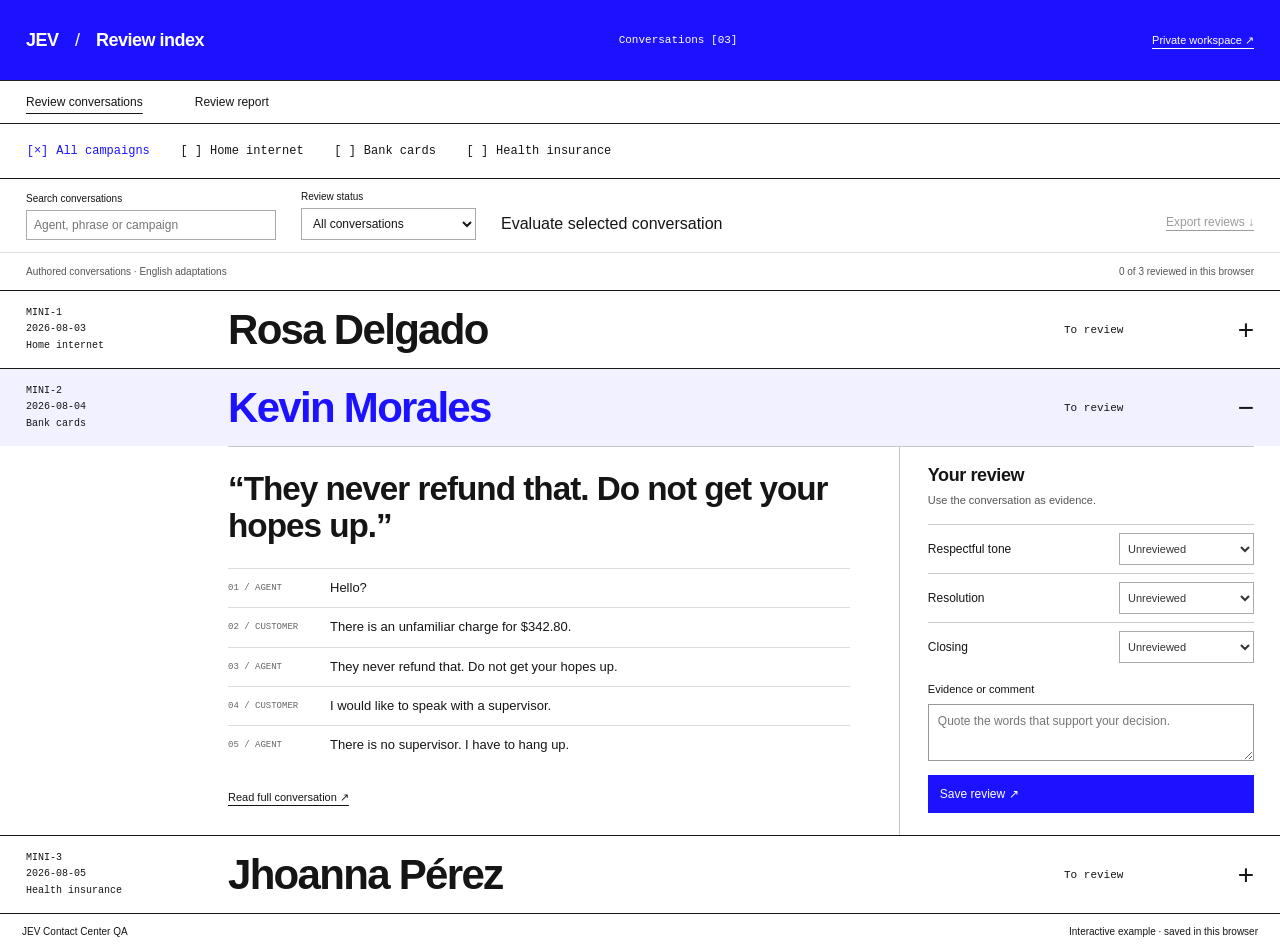
<file: demo/public/index.html>
<!doctype html>
<html lang="en">
  <head>
    <meta charset="utf-8" />
    <meta name="viewport" content="width=device-width,initial-scale=1" />
    <meta
      name="description"
      content="JEV Review Index — interactive English portfolio demo"
    />
    <title>JEV Review Index</title>
    <link rel="icon" href="data:," />
    <link rel="stylesheet" href="base.css" />
    <link rel="stylesheet" href="products.css" />
    <link rel="stylesheet" href="ui.css" />
  </head>
  <body class="jev">
    <a class="skip" href="#main">Skip to content</a>
    <div id="app"></div>
    <dialog id="viewer"></dialog>
    <div id="notice" role="status" aria-live="polite"></div>
    <script type="module" src="app.js"></script>
  </body>
</html>
</file>
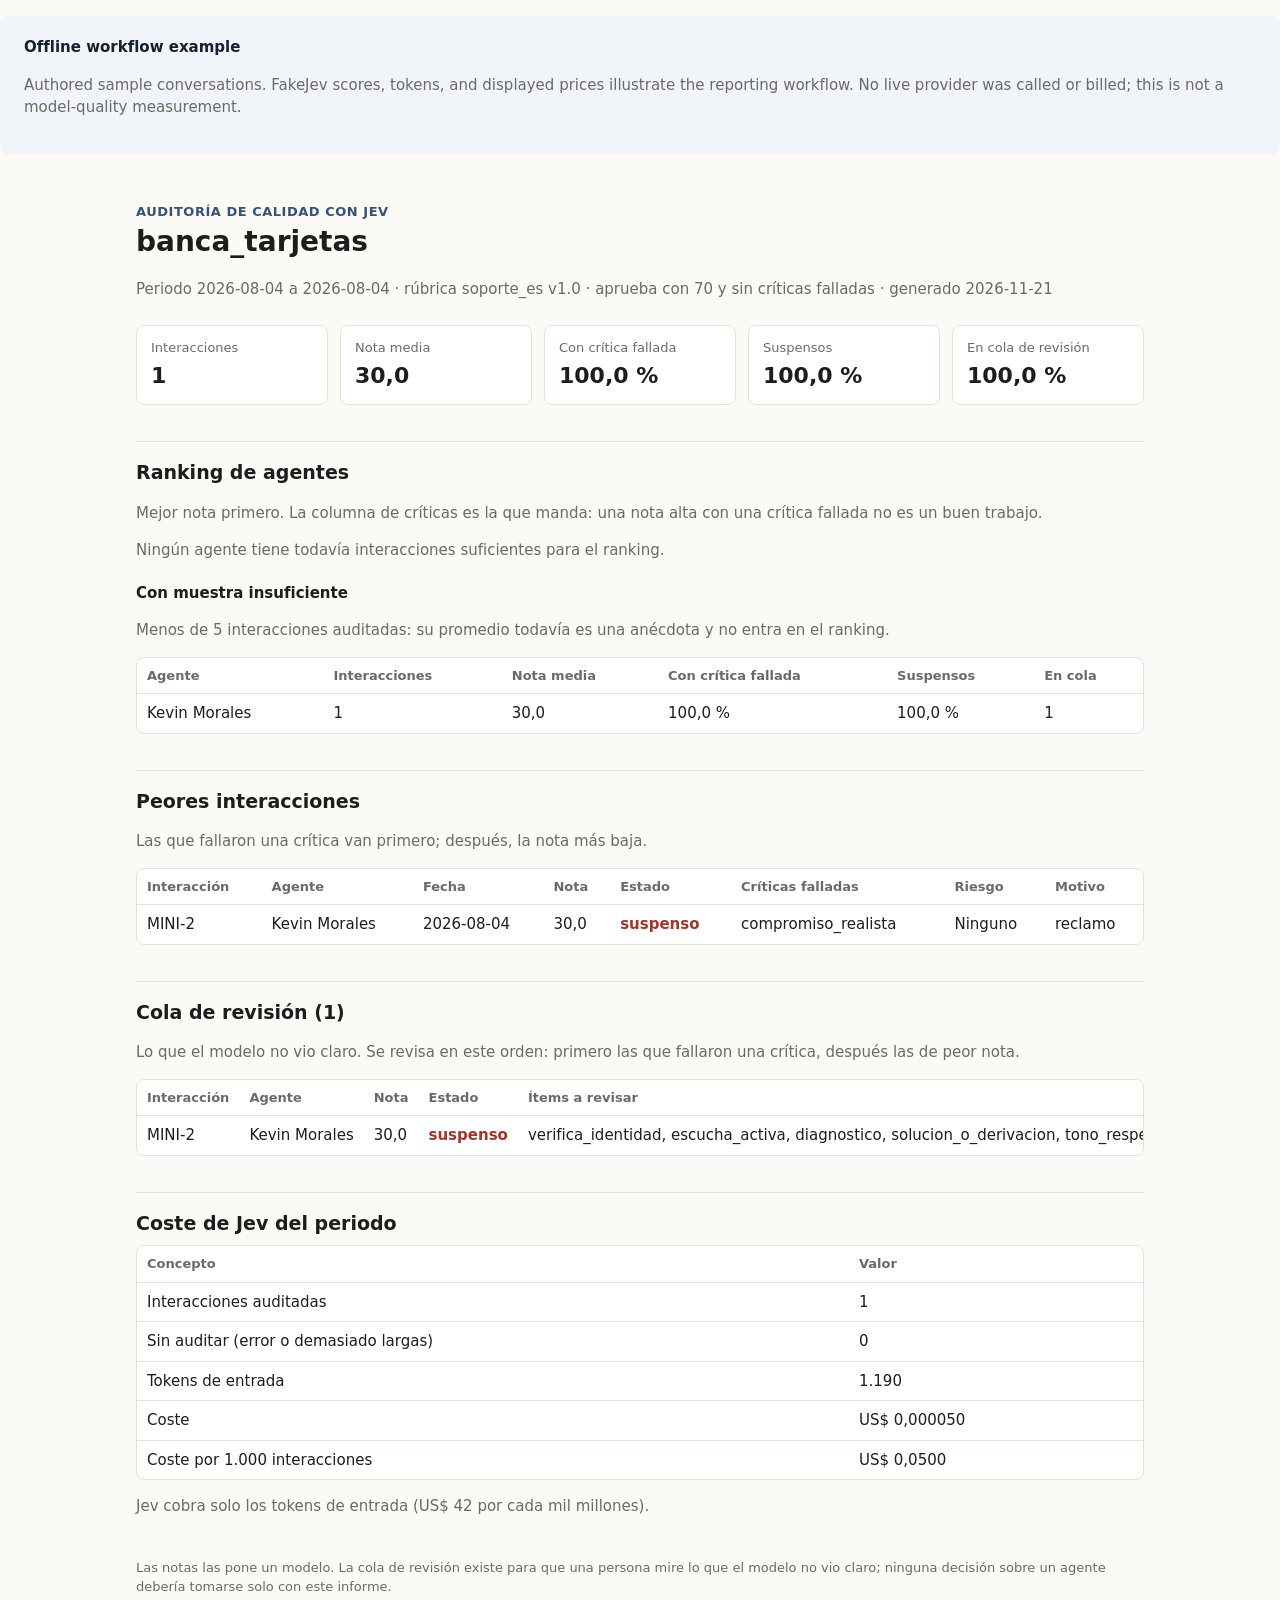
<file: docs/examples/informe_banca_tarjetas.html>
<!DOCTYPE html>
<html lang="es">
<head>
<meta charset="utf-8">
<meta name="viewport" content="width=device-width, initial-scale=1">
<title>Calidad · banca_tarjetas</title>
<style>
:root{--fondo:#fbfaf7;--texto:#1d1d1b;--suave:#6b6a64;--linea:#e4e1d8;--caja:#fff;--bien:#2f6f4f;--mal:#a3362a;--acento:#35527a}
@media (prefers-color-scheme:dark){:root{--fondo:#17181a;--texto:#ecebe6;--suave:#a19f97;--linea:#33342f;--caja:#1f2023;--bien:#7cc49c;--mal:#ef8a7c;--acento:#9db8e0}}
*{box-sizing:border-box}
body{margin:0;background:var(--fondo);color:var(--texto);font:15px/1.5 system-ui,-apple-system,"Segoe UI",Roboto,sans-serif}
main{max-width:1040px;margin:0 auto;padding:32px 16px 48px}
h1{font-size:28px;margin:0 0 4px}
h2{font-size:19px;margin:36px 0 8px;padding-top:16px;border-top:1px solid var(--linea)}
h3{font-size:15px;margin:20px 0 6px}
.sobre{margin:0;color:var(--acento);font-size:13px;font-weight:600;letter-spacing:.04em;text-transform:uppercase}
.meta,.vacio,footer,section>p{color:var(--suave)}
.resumen{display:grid;grid-template-columns:repeat(auto-fit,minmax(150px,1fr));gap:12px;margin:24px 0 0}
.resumen div{background:var(--caja);border:1px solid var(--linea);border-radius:8px;padding:12px 14px}
.resumen dt{color:var(--suave);font-size:13px}
.resumen dd{margin:2px 0 0;font-size:22px;font-weight:600;font-variant-numeric:tabular-nums}
.tabla{overflow-x:auto;border:1px solid var(--linea);border-radius:8px;background:var(--caja)}
table{border-collapse:collapse;width:100%;font-variant-numeric:tabular-nums}
th,td{padding:8px 10px;text-align:left;border-bottom:1px solid var(--linea);white-space:nowrap}
th{font-size:13px;color:var(--suave);font-weight:600}
tr:last-child td{border-bottom:0}
.estado{font-weight:600}.estado.bien{color:var(--bien)}.estado.mal{color:var(--mal)}
footer{margin-top:40px;font-size:13px}
</style>
</head>
<body><section style="padding:20px 24px;background:#f1f5f9;color:#172033;border-radius:8px;margin:16px 0"><strong>Offline workflow example</strong><p>Authored sample conversations. FakeJev scores, tokens, and displayed prices illustrate the reporting workflow. No live provider was called or billed; this is not a model-quality measurement.</p></section>
<main>
<header>
<p class="sobre">Auditoría de calidad con Jev</p>
<h1>banca_tarjetas</h1>
<p class="meta">Periodo 2026-08-04 a 2026-08-04 · rúbrica soporte_es v1.0 · aprueba con 70 y sin críticas falladas · generado 2026-11-21</p>
</header>
<dl class="resumen"><div><dt>Interacciones</dt><dd>1</dd></div><div><dt>Nota media</dt><dd>30,0</dd></div><div><dt>Con crítica fallada</dt><dd>100,0 %</dd></div><div><dt>Suspensos</dt><dd>100,0 %</dd></div><div><dt>En cola de revisión</dt><dd>100,0 %</dd></div></dl>
<section><h2>Ranking de agentes</h2><p>Mejor nota primero. La columna de críticas es la que manda: una nota alta con una crítica fallada no es un buen trabajo.</p><p class="vacio">Ningún agente tiene todavía interacciones suficientes para el ranking.</p><h3>Con muestra insuficiente</h3><p>Menos de 5 interacciones auditadas: su promedio todavía es una anécdota y no entra en el ranking.</p><div class="tabla"><table><thead><tr><th>Agente</th><th>Interacciones</th><th>Nota media</th><th>Con crítica fallada</th><th>Suspensos</th><th>En cola</th></tr></thead><tbody><tr><td>Kevin Morales</td><td>1</td><td>30,0</td><td>100,0 %</td><td>100,0 %</td><td>1</td></tr></tbody></table></div></section><section><h2>Peores interacciones</h2><p>Las que fallaron una crítica van primero; después, la nota más baja.</p><div class="tabla"><table><thead><tr><th>Interacción</th><th>Agente</th><th>Fecha</th><th>Nota</th><th>Estado</th><th>Críticas falladas</th><th>Riesgo</th><th>Motivo</th></tr></thead><tbody><tr><td>MINI-2</td><td>Kevin Morales</td><td>2026-08-04</td><td>30,0</td><td><span class="estado mal">suspenso</span></td><td>compromiso_realista</td><td>Ninguno</td><td>reclamo</td></tr></tbody></table></div></section><section><h2>Cola de revisión (1)</h2><p>Lo que el modelo no vio claro. Se revisa en este orden: primero las que fallaron una crítica, después las de peor nota.</p><div class="tabla"><table><thead><tr><th>Interacción</th><th>Agente</th><th>Nota</th><th>Estado</th><th>Ítems a revisar</th><th>Motivo</th></tr></thead><tbody><tr><td>MINI-2</td><td>Kevin Morales</td><td>30,0</td><td><span class="estado mal">suspenso</span></td><td>verifica_identidad, escucha_activa, diagnostico, solucion_o_derivacion, tono_respetuoso, compromiso_realista, cierre</td><td>confianza baja, probabilidad ambigua</td></tr></tbody></table></div></section><section><h2>Coste de Jev del periodo</h2><div class="tabla"><table><thead><tr><th>Concepto</th><th>Valor</th></tr></thead><tbody><tr><td>Interacciones auditadas</td><td>1</td></tr><tr><td>Sin auditar (error o demasiado largas)</td><td>0</td></tr><tr><td>Tokens de entrada</td><td>1.190</td></tr><tr><td>Coste</td><td>US$ 0,000050</td></tr><tr><td>Coste por 1.000 interacciones</td><td>US$ 0,0500</td></tr></tbody></table></div><p>Jev cobra solo los tokens de entrada (US$ 42 por cada mil millones).</p></section>
<footer>Las notas las pone un modelo. La cola de revisión existe para que una persona mire lo que el modelo no vio claro; ninguna decisión sobre un agente debería tomarse solo con este informe.</footer>
</main>
</body>
</html>
</file>
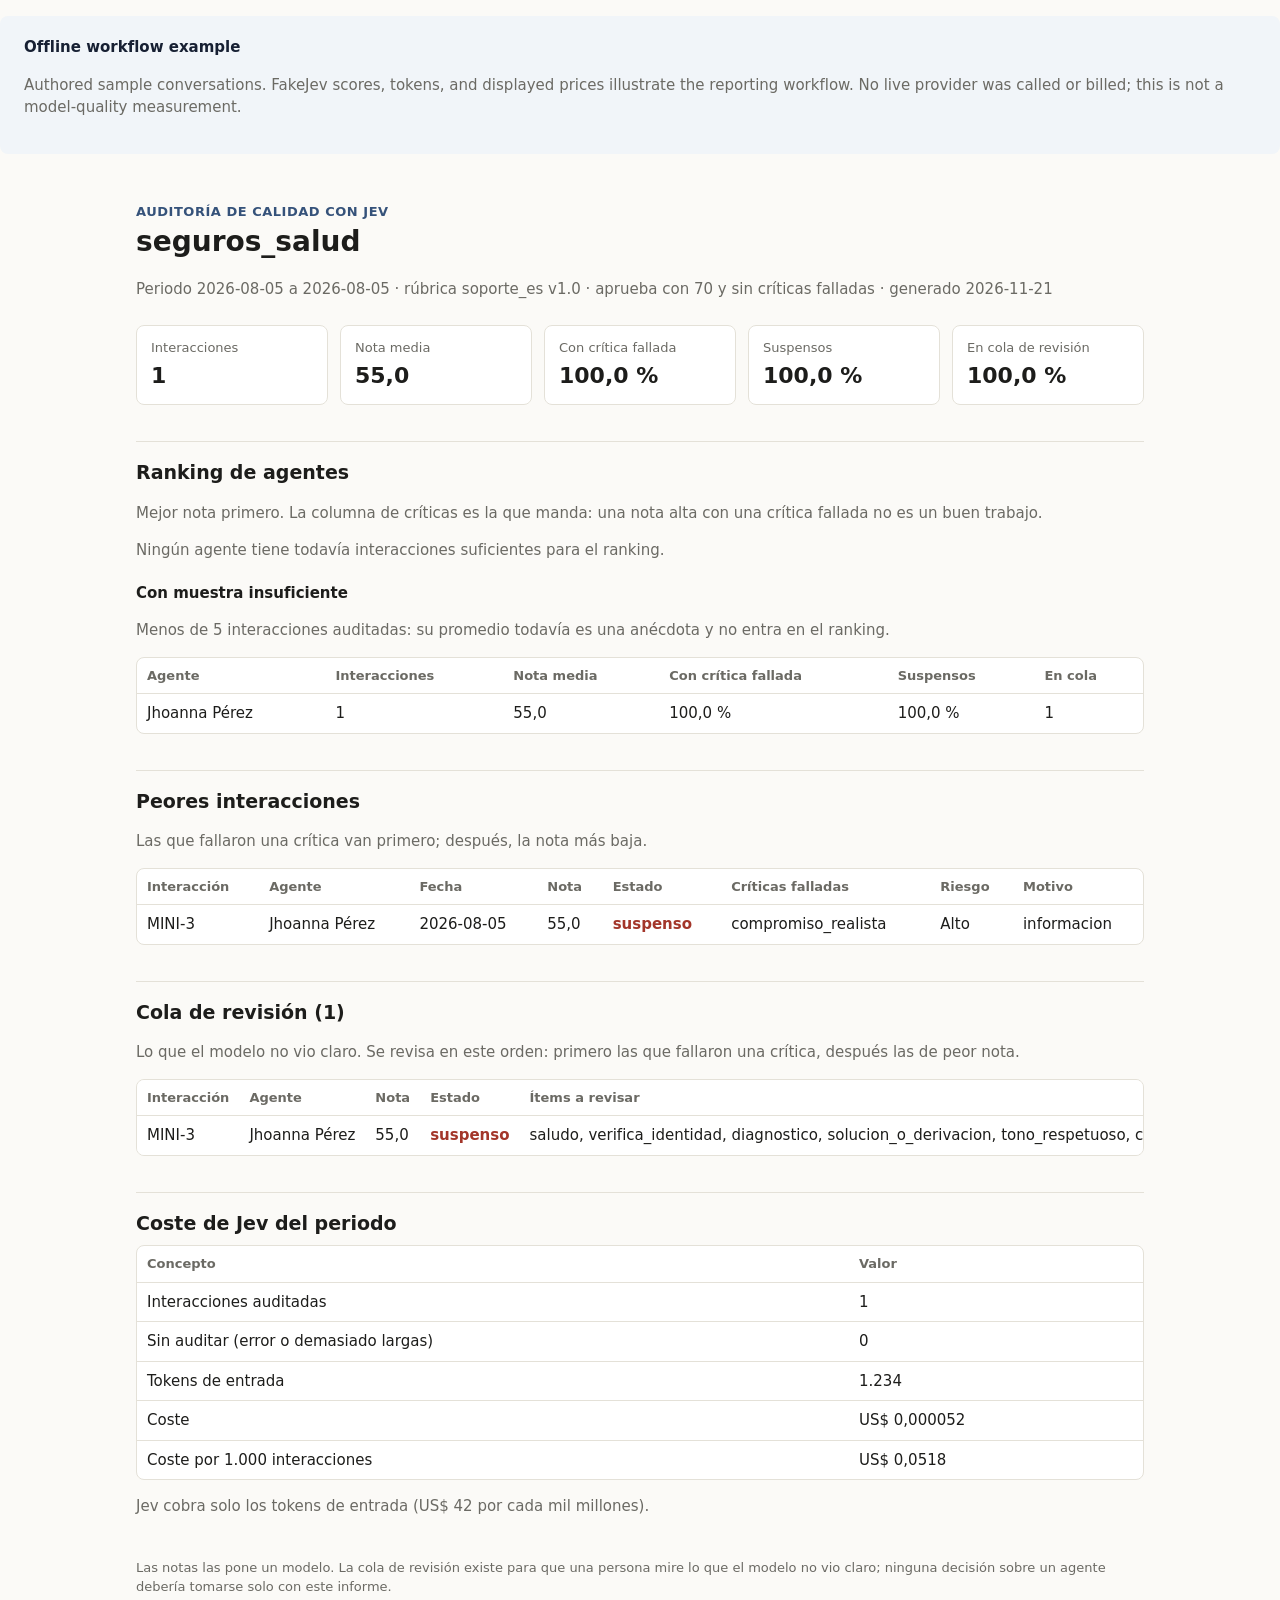
<file: docs/examples/informe_seguros_salud.html>
<!DOCTYPE html>
<html lang="es">
<head>
<meta charset="utf-8">
<meta name="viewport" content="width=device-width, initial-scale=1">
<title>Calidad · seguros_salud</title>
<style>
:root{--fondo:#fbfaf7;--texto:#1d1d1b;--suave:#6b6a64;--linea:#e4e1d8;--caja:#fff;--bien:#2f6f4f;--mal:#a3362a;--acento:#35527a}
@media (prefers-color-scheme:dark){:root{--fondo:#17181a;--texto:#ecebe6;--suave:#a19f97;--linea:#33342f;--caja:#1f2023;--bien:#7cc49c;--mal:#ef8a7c;--acento:#9db8e0}}
*{box-sizing:border-box}
body{margin:0;background:var(--fondo);color:var(--texto);font:15px/1.5 system-ui,-apple-system,"Segoe UI",Roboto,sans-serif}
main{max-width:1040px;margin:0 auto;padding:32px 16px 48px}
h1{font-size:28px;margin:0 0 4px}
h2{font-size:19px;margin:36px 0 8px;padding-top:16px;border-top:1px solid var(--linea)}
h3{font-size:15px;margin:20px 0 6px}
.sobre{margin:0;color:var(--acento);font-size:13px;font-weight:600;letter-spacing:.04em;text-transform:uppercase}
.meta,.vacio,footer,section>p{color:var(--suave)}
.resumen{display:grid;grid-template-columns:repeat(auto-fit,minmax(150px,1fr));gap:12px;margin:24px 0 0}
.resumen div{background:var(--caja);border:1px solid var(--linea);border-radius:8px;padding:12px 14px}
.resumen dt{color:var(--suave);font-size:13px}
.resumen dd{margin:2px 0 0;font-size:22px;font-weight:600;font-variant-numeric:tabular-nums}
.tabla{overflow-x:auto;border:1px solid var(--linea);border-radius:8px;background:var(--caja)}
table{border-collapse:collapse;width:100%;font-variant-numeric:tabular-nums}
th,td{padding:8px 10px;text-align:left;border-bottom:1px solid var(--linea);white-space:nowrap}
th{font-size:13px;color:var(--suave);font-weight:600}
tr:last-child td{border-bottom:0}
.estado{font-weight:600}.estado.bien{color:var(--bien)}.estado.mal{color:var(--mal)}
footer{margin-top:40px;font-size:13px}
</style>
</head>
<body><section style="padding:20px 24px;background:#f1f5f9;color:#172033;border-radius:8px;margin:16px 0"><strong>Offline workflow example</strong><p>Authored sample conversations. FakeJev scores, tokens, and displayed prices illustrate the reporting workflow. No live provider was called or billed; this is not a model-quality measurement.</p></section>
<main>
<header>
<p class="sobre">Auditoría de calidad con Jev</p>
<h1>seguros_salud</h1>
<p class="meta">Periodo 2026-08-05 a 2026-08-05 · rúbrica soporte_es v1.0 · aprueba con 70 y sin críticas falladas · generado 2026-11-21</p>
</header>
<dl class="resumen"><div><dt>Interacciones</dt><dd>1</dd></div><div><dt>Nota media</dt><dd>55,0</dd></div><div><dt>Con crítica fallada</dt><dd>100,0 %</dd></div><div><dt>Suspensos</dt><dd>100,0 %</dd></div><div><dt>En cola de revisión</dt><dd>100,0 %</dd></div></dl>
<section><h2>Ranking de agentes</h2><p>Mejor nota primero. La columna de críticas es la que manda: una nota alta con una crítica fallada no es un buen trabajo.</p><p class="vacio">Ningún agente tiene todavía interacciones suficientes para el ranking.</p><h3>Con muestra insuficiente</h3><p>Menos de 5 interacciones auditadas: su promedio todavía es una anécdota y no entra en el ranking.</p><div class="tabla"><table><thead><tr><th>Agente</th><th>Interacciones</th><th>Nota media</th><th>Con crítica fallada</th><th>Suspensos</th><th>En cola</th></tr></thead><tbody><tr><td>Jhoanna Pérez</td><td>1</td><td>55,0</td><td>100,0 %</td><td>100,0 %</td><td>1</td></tr></tbody></table></div></section><section><h2>Peores interacciones</h2><p>Las que fallaron una crítica van primero; después, la nota más baja.</p><div class="tabla"><table><thead><tr><th>Interacción</th><th>Agente</th><th>Fecha</th><th>Nota</th><th>Estado</th><th>Críticas falladas</th><th>Riesgo</th><th>Motivo</th></tr></thead><tbody><tr><td>MINI-3</td><td>Jhoanna Pérez</td><td>2026-08-05</td><td>55,0</td><td><span class="estado mal">suspenso</span></td><td>compromiso_realista</td><td>Alto</td><td>informacion</td></tr></tbody></table></div></section><section><h2>Cola de revisión (1)</h2><p>Lo que el modelo no vio claro. Se revisa en este orden: primero las que fallaron una crítica, después las de peor nota.</p><div class="tabla"><table><thead><tr><th>Interacción</th><th>Agente</th><th>Nota</th><th>Estado</th><th>Ítems a revisar</th><th>Motivo</th></tr></thead><tbody><tr><td>MINI-3</td><td>Jhoanna Pérez</td><td>55,0</td><td><span class="estado mal">suspenso</span></td><td>saludo, verifica_identidad, diagnostico, solucion_o_derivacion, tono_respetuoso, compromiso_realista, cierre</td><td>confianza baja, probabilidad ambigua</td></tr></tbody></table></div></section><section><h2>Coste de Jev del periodo</h2><div class="tabla"><table><thead><tr><th>Concepto</th><th>Valor</th></tr></thead><tbody><tr><td>Interacciones auditadas</td><td>1</td></tr><tr><td>Sin auditar (error o demasiado largas)</td><td>0</td></tr><tr><td>Tokens de entrada</td><td>1.234</td></tr><tr><td>Coste</td><td>US$ 0,000052</td></tr><tr><td>Coste por 1.000 interacciones</td><td>US$ 0,0518</td></tr></tbody></table></div><p>Jev cobra solo los tokens de entrada (US$ 42 por cada mil millones).</p></section>
<footer>Las notas las pone un modelo. La cola de revisión existe para que una persona mire lo que el modelo no vio claro; ninguna decisión sobre un agente debería tomarse solo con este informe.</footer>
</main>
</body>
</html>
</file>
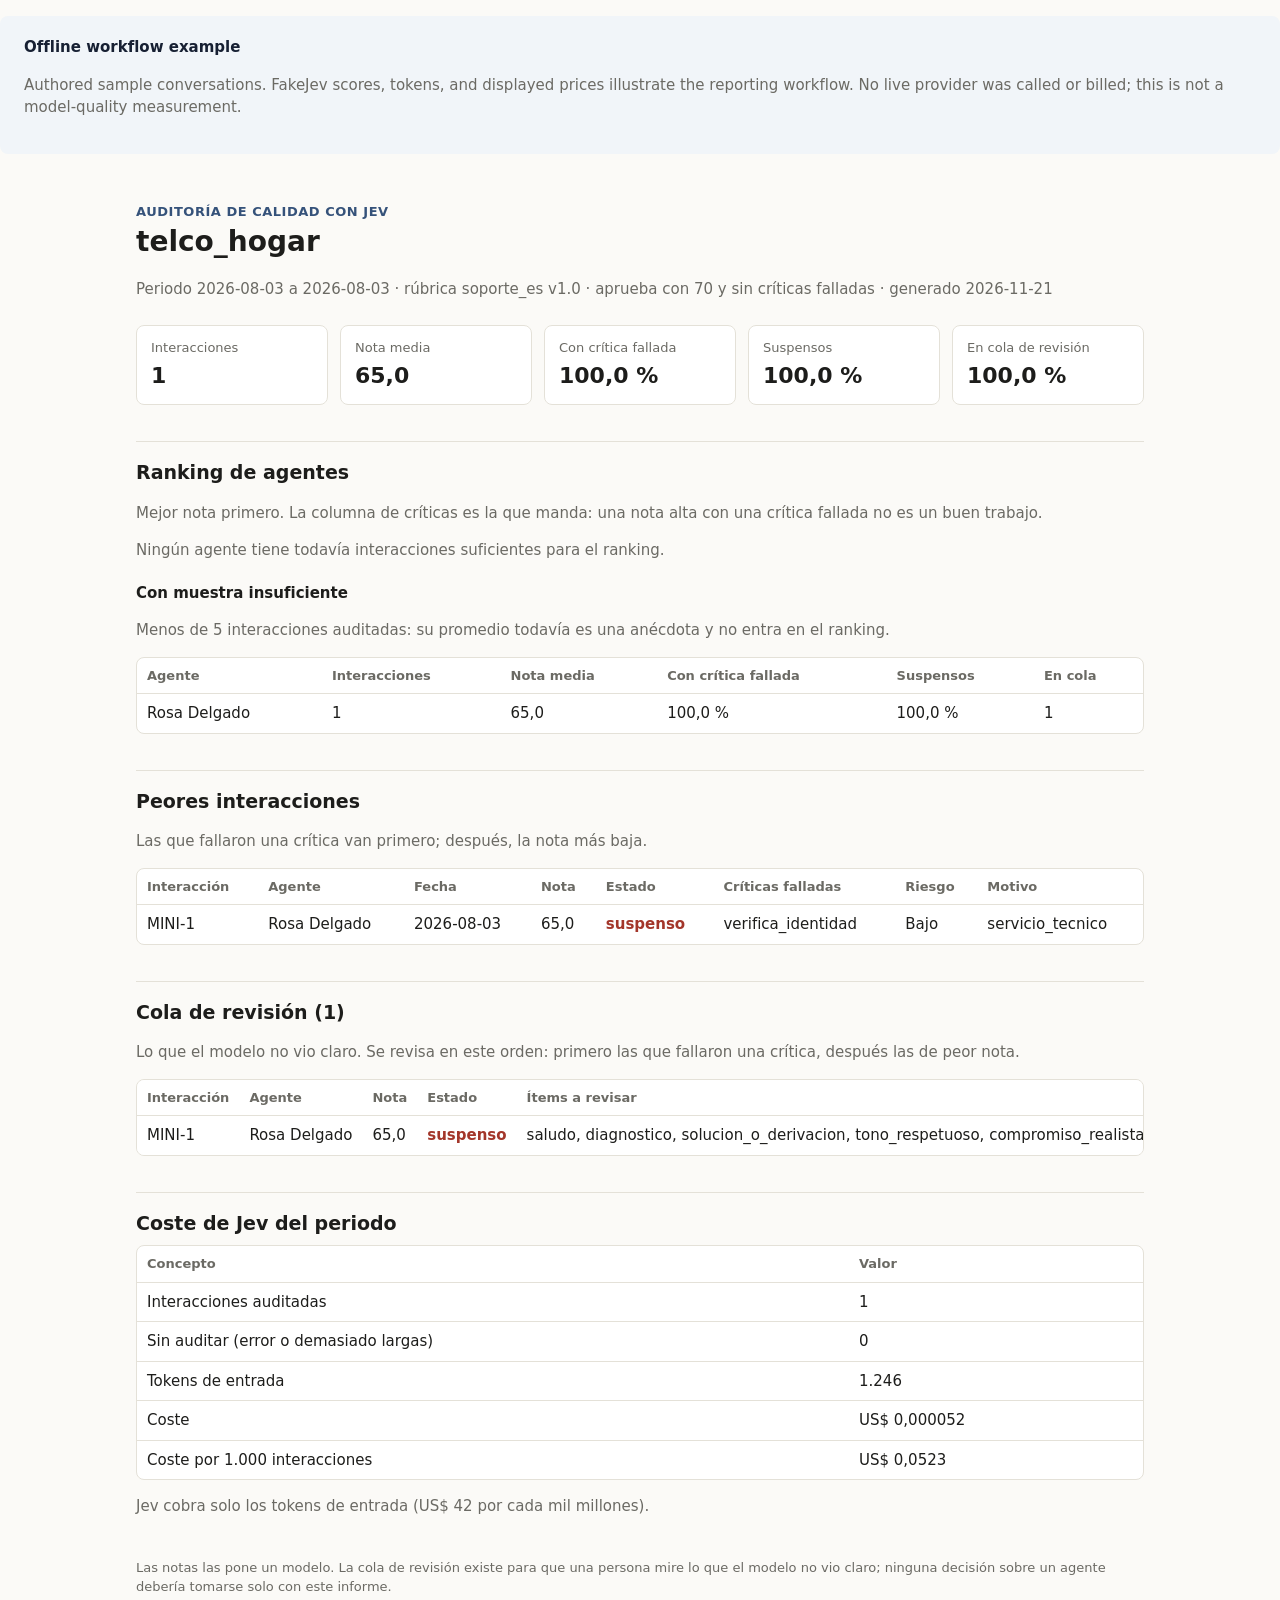
<file: docs/examples/informe_telco_hogar.html>
<!DOCTYPE html>
<html lang="es">
<head>
<meta charset="utf-8">
<meta name="viewport" content="width=device-width, initial-scale=1">
<title>Calidad · telco_hogar</title>
<style>
:root{--fondo:#fbfaf7;--texto:#1d1d1b;--suave:#6b6a64;--linea:#e4e1d8;--caja:#fff;--bien:#2f6f4f;--mal:#a3362a;--acento:#35527a}
@media (prefers-color-scheme:dark){:root{--fondo:#17181a;--texto:#ecebe6;--suave:#a19f97;--linea:#33342f;--caja:#1f2023;--bien:#7cc49c;--mal:#ef8a7c;--acento:#9db8e0}}
*{box-sizing:border-box}
body{margin:0;background:var(--fondo);color:var(--texto);font:15px/1.5 system-ui,-apple-system,"Segoe UI",Roboto,sans-serif}
main{max-width:1040px;margin:0 auto;padding:32px 16px 48px}
h1{font-size:28px;margin:0 0 4px}
h2{font-size:19px;margin:36px 0 8px;padding-top:16px;border-top:1px solid var(--linea)}
h3{font-size:15px;margin:20px 0 6px}
.sobre{margin:0;color:var(--acento);font-size:13px;font-weight:600;letter-spacing:.04em;text-transform:uppercase}
.meta,.vacio,footer,section>p{color:var(--suave)}
.resumen{display:grid;grid-template-columns:repeat(auto-fit,minmax(150px,1fr));gap:12px;margin:24px 0 0}
.resumen div{background:var(--caja);border:1px solid var(--linea);border-radius:8px;padding:12px 14px}
.resumen dt{color:var(--suave);font-size:13px}
.resumen dd{margin:2px 0 0;font-size:22px;font-weight:600;font-variant-numeric:tabular-nums}
.tabla{overflow-x:auto;border:1px solid var(--linea);border-radius:8px;background:var(--caja)}
table{border-collapse:collapse;width:100%;font-variant-numeric:tabular-nums}
th,td{padding:8px 10px;text-align:left;border-bottom:1px solid var(--linea);white-space:nowrap}
th{font-size:13px;color:var(--suave);font-weight:600}
tr:last-child td{border-bottom:0}
.estado{font-weight:600}.estado.bien{color:var(--bien)}.estado.mal{color:var(--mal)}
footer{margin-top:40px;font-size:13px}
</style>
</head>
<body><section style="padding:20px 24px;background:#f1f5f9;color:#172033;border-radius:8px;margin:16px 0"><strong>Offline workflow example</strong><p>Authored sample conversations. FakeJev scores, tokens, and displayed prices illustrate the reporting workflow. No live provider was called or billed; this is not a model-quality measurement.</p></section>
<main>
<header>
<p class="sobre">Auditoría de calidad con Jev</p>
<h1>telco_hogar</h1>
<p class="meta">Periodo 2026-08-03 a 2026-08-03 · rúbrica soporte_es v1.0 · aprueba con 70 y sin críticas falladas · generado 2026-11-21</p>
</header>
<dl class="resumen"><div><dt>Interacciones</dt><dd>1</dd></div><div><dt>Nota media</dt><dd>65,0</dd></div><div><dt>Con crítica fallada</dt><dd>100,0 %</dd></div><div><dt>Suspensos</dt><dd>100,0 %</dd></div><div><dt>En cola de revisión</dt><dd>100,0 %</dd></div></dl>
<section><h2>Ranking de agentes</h2><p>Mejor nota primero. La columna de críticas es la que manda: una nota alta con una crítica fallada no es un buen trabajo.</p><p class="vacio">Ningún agente tiene todavía interacciones suficientes para el ranking.</p><h3>Con muestra insuficiente</h3><p>Menos de 5 interacciones auditadas: su promedio todavía es una anécdota y no entra en el ranking.</p><div class="tabla"><table><thead><tr><th>Agente</th><th>Interacciones</th><th>Nota media</th><th>Con crítica fallada</th><th>Suspensos</th><th>En cola</th></tr></thead><tbody><tr><td>Rosa Delgado</td><td>1</td><td>65,0</td><td>100,0 %</td><td>100,0 %</td><td>1</td></tr></tbody></table></div></section><section><h2>Peores interacciones</h2><p>Las que fallaron una crítica van primero; después, la nota más baja.</p><div class="tabla"><table><thead><tr><th>Interacción</th><th>Agente</th><th>Fecha</th><th>Nota</th><th>Estado</th><th>Críticas falladas</th><th>Riesgo</th><th>Motivo</th></tr></thead><tbody><tr><td>MINI-1</td><td>Rosa Delgado</td><td>2026-08-03</td><td>65,0</td><td><span class="estado mal">suspenso</span></td><td>verifica_identidad</td><td>Bajo</td><td>servicio_tecnico</td></tr></tbody></table></div></section><section><h2>Cola de revisión (1)</h2><p>Lo que el modelo no vio claro. Se revisa en este orden: primero las que fallaron una crítica, después las de peor nota.</p><div class="tabla"><table><thead><tr><th>Interacción</th><th>Agente</th><th>Nota</th><th>Estado</th><th>Ítems a revisar</th><th>Motivo</th></tr></thead><tbody><tr><td>MINI-1</td><td>Rosa Delgado</td><td>65,0</td><td><span class="estado mal">suspenso</span></td><td>saludo, diagnostico, solucion_o_derivacion, tono_respetuoso, compromiso_realista, cierre</td><td>confianza baja, probabilidad ambigua</td></tr></tbody></table></div></section><section><h2>Coste de Jev del periodo</h2><div class="tabla"><table><thead><tr><th>Concepto</th><th>Valor</th></tr></thead><tbody><tr><td>Interacciones auditadas</td><td>1</td></tr><tr><td>Sin auditar (error o demasiado largas)</td><td>0</td></tr><tr><td>Tokens de entrada</td><td>1.246</td></tr><tr><td>Coste</td><td>US$ 0,000052</td></tr><tr><td>Coste por 1.000 interacciones</td><td>US$ 0,0523</td></tr></tbody></table></div><p>Jev cobra solo los tokens de entrada (US$ 42 por cada mil millones).</p></section>
<footer>Las notas las pone un modelo. La cola de revisión existe para que una persona mire lo que el modelo no vio claro; ninguna decisión sobre un agente debería tomarse solo con este informe.</footer>
</main>
</body>
</html>
</file>
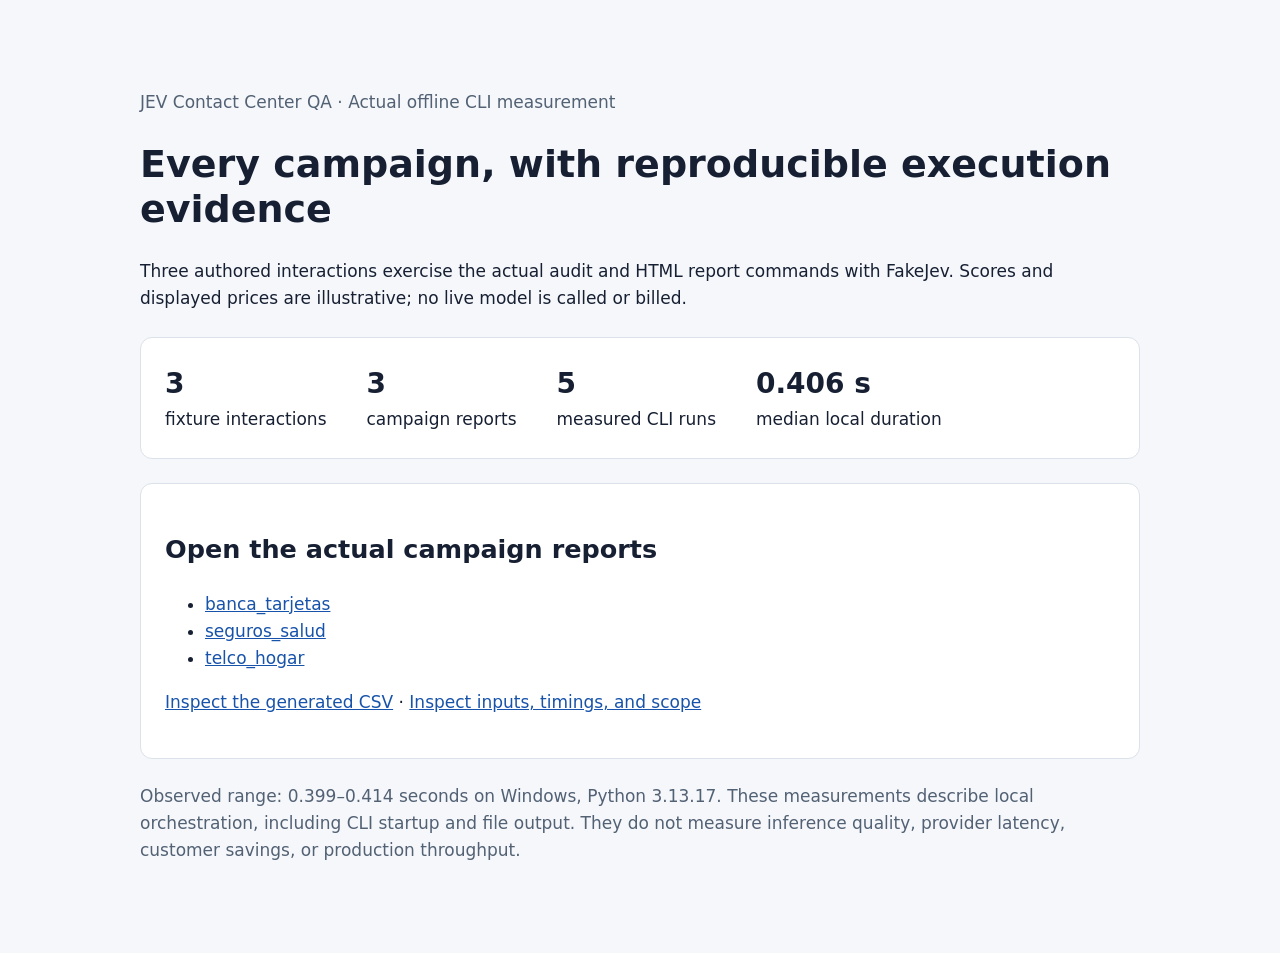
<file: docs/examples/walkthrough.html>
<!doctype html><html lang="en"><meta charset="utf-8"><meta name="viewport" content="width=device-width,initial-scale=1"><title>JEV campaign workflow measurement</title><style>body{margin:0;background:#f5f7fa;color:#172033;font:17px/1.6 system-ui,sans-serif}main{max-width:1000px;margin:42px auto;padding:30px}h1{font-size:38px;line-height:1.2}.panel{background:white;border:1px solid #dce2e9;border-radius:12px;padding:24px;margin:24px 0}.stats{display:flex;gap:40px;flex-wrap:wrap}b{display:block;font-size:28px}a{color:#1753aa}.muted{color:#526174}</style><main><p class="muted">JEV Contact Center QA · Actual offline CLI measurement</p><h1>Every campaign, with reproducible execution evidence</h1><p>Three authored interactions exercise the actual audit and HTML report commands with FakeJev. Scores and displayed prices are illustrative; no live model is called or billed.</p><section class="panel stats"><div><b>3</b>fixture interactions</div><div><b>3</b>campaign reports</div><div><b>5</b>measured CLI runs</div><div><b>0.406 s</b>median local duration</div></section><section class="panel"><h2>Open the actual campaign reports</h2><ul><li><a href="informe_banca_tarjetas.html">banca_tarjetas</a></li><li><a href="informe_seguros_salud.html">seguros_salud</a></li><li><a href="informe_telco_hogar.html">telco_hogar</a></li></ul><p><a href="sample-results.csv">Inspect the generated CSV</a> · <a href="evidence.json">Inspect inputs, timings, and scope</a></p></section><p class="muted">Observed range: 0.399–0.414 seconds on Windows, Python 3.13.17. These measurements describe local orchestration, including CLI startup and file output. They do not measure inference quality, provider latency, customer savings, or production throughput.</p></main></html>
</file>
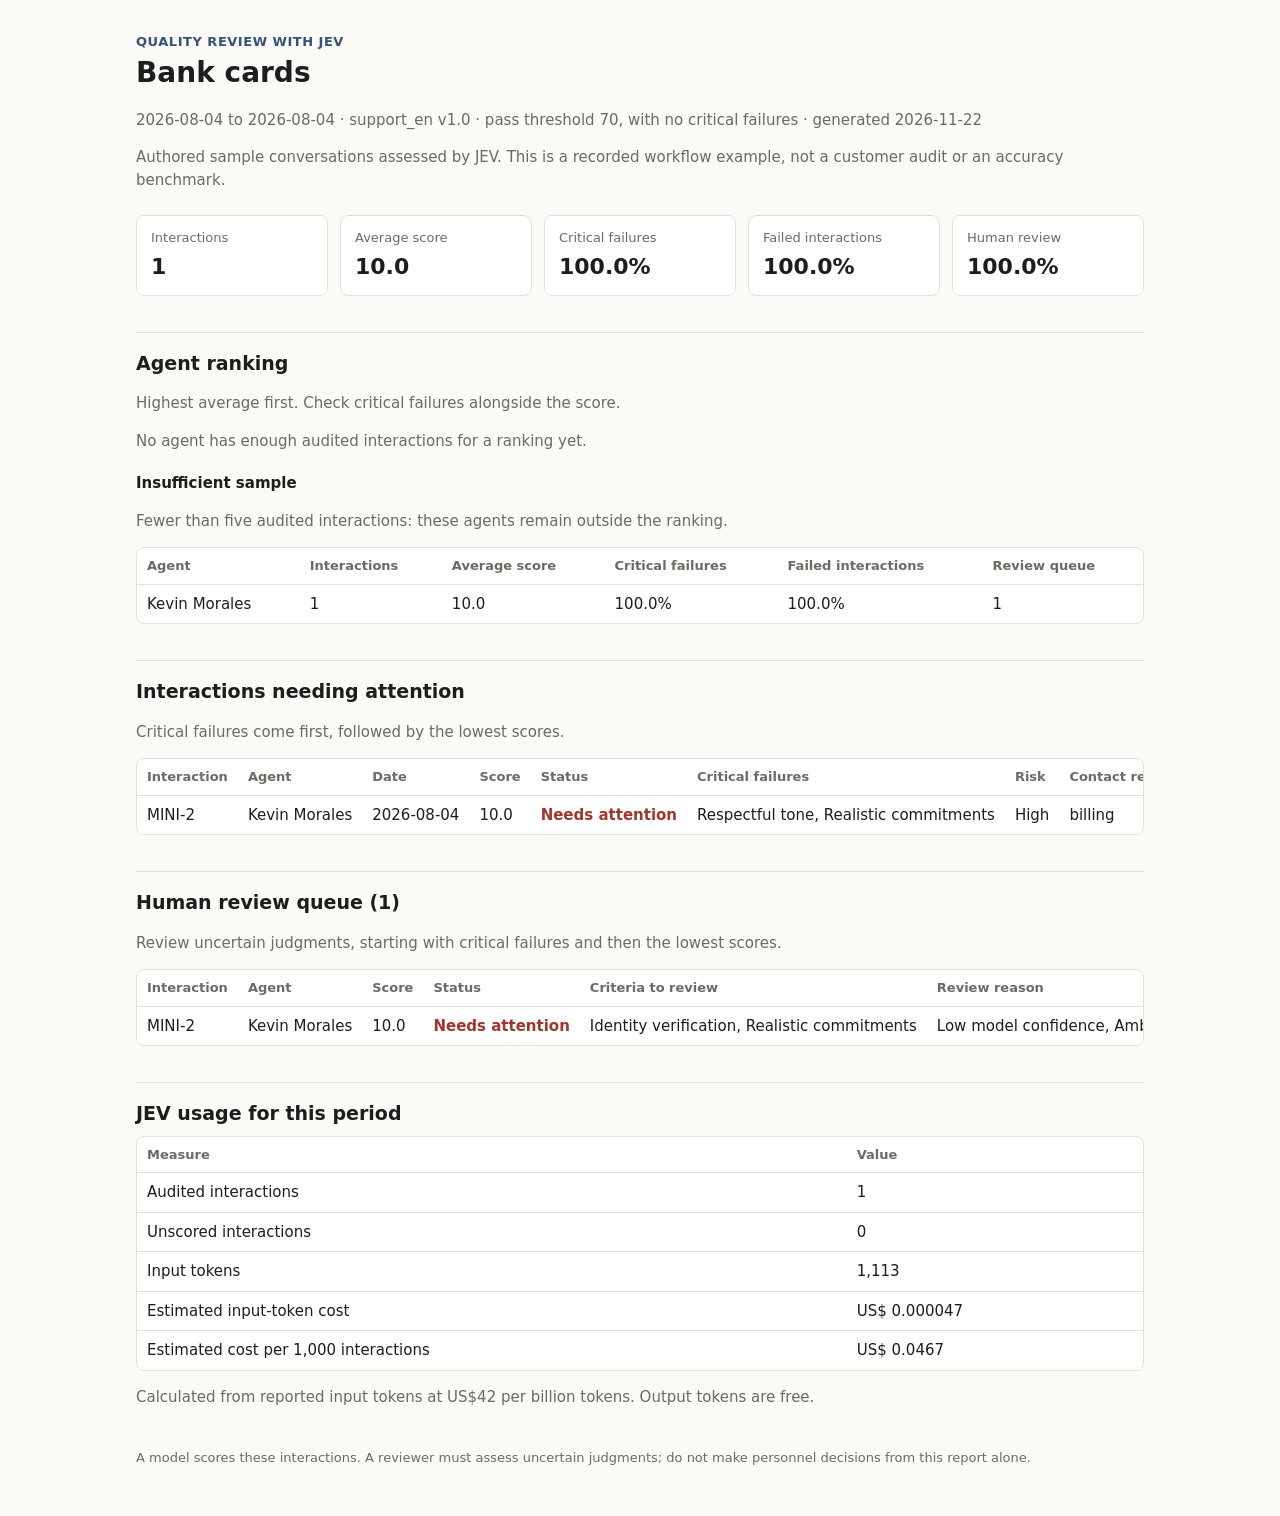
<file: docs/examples/live-english/informe_Bank_cards.html>
<!DOCTYPE html>
<html lang="en"><head><meta charset="utf-8"><meta name="viewport" content="width=device-width, initial-scale=1">
<title>Quality review · Bank cards</title><style>
:root{--fondo:#fbfaf7;--texto:#1d1d1b;--suave:#6b6a64;--linea:#e4e1d8;--caja:#fff;--bien:#2f6f4f;--mal:#a3362a;--acento:#35527a}
@media (prefers-color-scheme:dark){:root{--fondo:#17181a;--texto:#ecebe6;--suave:#a19f97;--linea:#33342f;--caja:#1f2023;--bien:#7cc49c;--mal:#ef8a7c;--acento:#9db8e0}}
*{box-sizing:border-box}
body{margin:0;background:var(--fondo);color:var(--texto);font:15px/1.5 system-ui,-apple-system,"Segoe UI",Roboto,sans-serif}
main{max-width:1040px;margin:0 auto;padding:32px 16px 48px}
h1{font-size:28px;margin:0 0 4px}
h2{font-size:19px;margin:36px 0 8px;padding-top:16px;border-top:1px solid var(--linea)}
h3{font-size:15px;margin:20px 0 6px}
.sobre{margin:0;color:var(--acento);font-size:13px;font-weight:600;letter-spacing:.04em;text-transform:uppercase}
.meta,.vacio,footer,section>p{color:var(--suave)}
.resumen{display:grid;grid-template-columns:repeat(auto-fit,minmax(150px,1fr));gap:12px;margin:24px 0 0}
.resumen div{background:var(--caja);border:1px solid var(--linea);border-radius:8px;padding:12px 14px}
.resumen dt{color:var(--suave);font-size:13px}
.resumen dd{margin:2px 0 0;font-size:22px;font-weight:600;font-variant-numeric:tabular-nums}
.tabla{overflow-x:auto;border:1px solid var(--linea);border-radius:8px;background:var(--caja)}
table{border-collapse:collapse;width:100%;font-variant-numeric:tabular-nums}
th,td{padding:8px 10px;text-align:left;border-bottom:1px solid var(--linea);white-space:nowrap}
th{font-size:13px;color:var(--suave);font-weight:600}
tr:last-child td{border-bottom:0}
.estado{font-weight:600}.estado.bien{color:var(--bien)}.estado.mal{color:var(--mal)}
footer{margin-top:40px;font-size:13px}
</style></head><body><main>
<header><p class="sobre">Quality review with JEV</p><h1>Bank cards</h1>
<p class="meta">2026-08-04 to 2026-08-04 · support_en v1.0 · pass threshold 70, with no critical failures · generated 2026-11-22</p></header>
<p class="meta">Authored sample conversations assessed by JEV. This is a recorded workflow example, not a customer audit or an accuracy benchmark.</p>
<dl class="resumen"><div><dt>Interactions</dt><dd>1</dd></div><div><dt>Average score</dt><dd>10.0</dd></div><div><dt>Critical failures</dt><dd>100.0%</dd></div><div><dt>Failed interactions</dt><dd>100.0%</dd></div><div><dt>Human review</dt><dd>100.0%</dd></div></dl><section><h2>Agent ranking</h2><p>Highest average first. Check critical failures alongside the score.</p><p class="vacio">No agent has enough audited interactions for a ranking yet.</p><h3>Insufficient sample</h3><p>Fewer than five audited interactions: these agents remain outside the ranking.</p><div class="tabla"><table><thead><tr><th>Agent</th><th>Interactions</th><th>Average score</th><th>Critical failures</th><th>Failed interactions</th><th>Review queue</th></tr></thead><tbody><tr><td>Kevin Morales</td><td>1</td><td>10.0</td><td>100.0%</td><td>100.0%</td><td>1</td></tr></tbody></table></div></section><section><h2>Interactions needing attention</h2><p>Critical failures come first, followed by the lowest scores.</p><div class="tabla"><table><thead><tr><th>Interaction</th><th>Agent</th><th>Date</th><th>Score</th><th>Status</th><th>Critical failures</th><th>Risk</th><th>Contact reason</th></tr></thead><tbody><tr><td>MINI-2</td><td>Kevin Morales</td><td>2026-08-04</td><td>10.0</td><td><span class="estado mal">Needs attention</span></td><td>Respectful tone, Realistic commitments</td><td>High</td><td>billing</td></tr></tbody></table></div></section><section><h2>Human review queue (1)</h2><p>Review uncertain judgments, starting with critical failures and then the lowest scores.</p><div class="tabla"><table><thead><tr><th>Interaction</th><th>Agent</th><th>Score</th><th>Status</th><th>Criteria to review</th><th>Review reason</th></tr></thead><tbody><tr><td>MINI-2</td><td>Kevin Morales</td><td>10.0</td><td><span class="estado mal">Needs attention</span></td><td>Identity verification, Realistic commitments</td><td>Low model confidence, Ambiguous probability</td></tr></tbody></table></div></section><section><h2>JEV usage for this period</h2><div class="tabla"><table><thead><tr><th>Measure</th><th>Value</th></tr></thead><tbody><tr><td>Audited interactions</td><td>1</td></tr><tr><td>Unscored interactions</td><td>0</td></tr><tr><td>Input tokens</td><td>1,113</td></tr><tr><td>Estimated input-token cost</td><td>US$ 0.000047</td></tr><tr><td>Estimated cost per 1,000 interactions</td><td>US$ 0.0467</td></tr></tbody></table></div><p>Calculated from reported input tokens at US$42 per billion tokens. Output tokens are free.</p></section>
<footer>A model scores these interactions. A reviewer must assess uncertain judgments; do not make personnel decisions from this report alone.</footer>
</main></body></html>
</file>
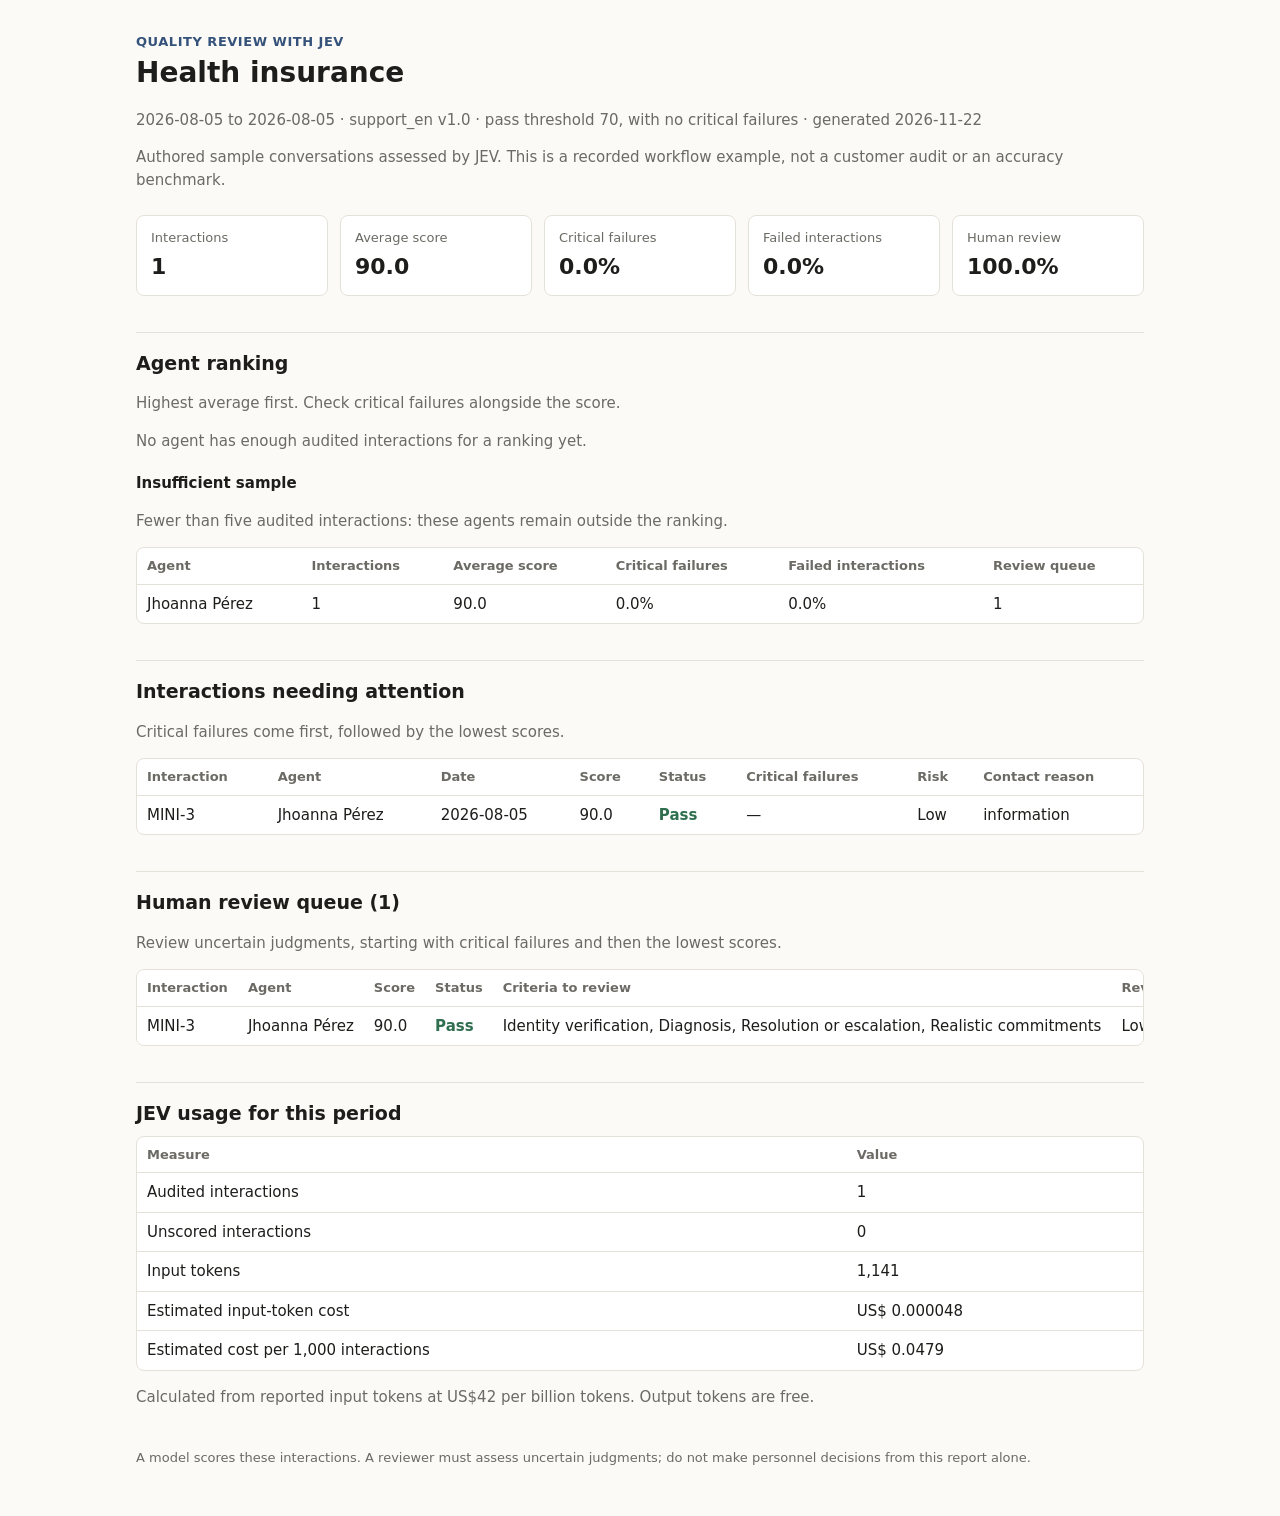
<file: docs/examples/live-english/informe_Health_insurance.html>
<!DOCTYPE html>
<html lang="en"><head><meta charset="utf-8"><meta name="viewport" content="width=device-width, initial-scale=1">
<title>Quality review · Health insurance</title><style>
:root{--fondo:#fbfaf7;--texto:#1d1d1b;--suave:#6b6a64;--linea:#e4e1d8;--caja:#fff;--bien:#2f6f4f;--mal:#a3362a;--acento:#35527a}
@media (prefers-color-scheme:dark){:root{--fondo:#17181a;--texto:#ecebe6;--suave:#a19f97;--linea:#33342f;--caja:#1f2023;--bien:#7cc49c;--mal:#ef8a7c;--acento:#9db8e0}}
*{box-sizing:border-box}
body{margin:0;background:var(--fondo);color:var(--texto);font:15px/1.5 system-ui,-apple-system,"Segoe UI",Roboto,sans-serif}
main{max-width:1040px;margin:0 auto;padding:32px 16px 48px}
h1{font-size:28px;margin:0 0 4px}
h2{font-size:19px;margin:36px 0 8px;padding-top:16px;border-top:1px solid var(--linea)}
h3{font-size:15px;margin:20px 0 6px}
.sobre{margin:0;color:var(--acento);font-size:13px;font-weight:600;letter-spacing:.04em;text-transform:uppercase}
.meta,.vacio,footer,section>p{color:var(--suave)}
.resumen{display:grid;grid-template-columns:repeat(auto-fit,minmax(150px,1fr));gap:12px;margin:24px 0 0}
.resumen div{background:var(--caja);border:1px solid var(--linea);border-radius:8px;padding:12px 14px}
.resumen dt{color:var(--suave);font-size:13px}
.resumen dd{margin:2px 0 0;font-size:22px;font-weight:600;font-variant-numeric:tabular-nums}
.tabla{overflow-x:auto;border:1px solid var(--linea);border-radius:8px;background:var(--caja)}
table{border-collapse:collapse;width:100%;font-variant-numeric:tabular-nums}
th,td{padding:8px 10px;text-align:left;border-bottom:1px solid var(--linea);white-space:nowrap}
th{font-size:13px;color:var(--suave);font-weight:600}
tr:last-child td{border-bottom:0}
.estado{font-weight:600}.estado.bien{color:var(--bien)}.estado.mal{color:var(--mal)}
footer{margin-top:40px;font-size:13px}
</style></head><body><main>
<header><p class="sobre">Quality review with JEV</p><h1>Health insurance</h1>
<p class="meta">2026-08-05 to 2026-08-05 · support_en v1.0 · pass threshold 70, with no critical failures · generated 2026-11-22</p></header>
<p class="meta">Authored sample conversations assessed by JEV. This is a recorded workflow example, not a customer audit or an accuracy benchmark.</p>
<dl class="resumen"><div><dt>Interactions</dt><dd>1</dd></div><div><dt>Average score</dt><dd>90.0</dd></div><div><dt>Critical failures</dt><dd>0.0%</dd></div><div><dt>Failed interactions</dt><dd>0.0%</dd></div><div><dt>Human review</dt><dd>100.0%</dd></div></dl><section><h2>Agent ranking</h2><p>Highest average first. Check critical failures alongside the score.</p><p class="vacio">No agent has enough audited interactions for a ranking yet.</p><h3>Insufficient sample</h3><p>Fewer than five audited interactions: these agents remain outside the ranking.</p><div class="tabla"><table><thead><tr><th>Agent</th><th>Interactions</th><th>Average score</th><th>Critical failures</th><th>Failed interactions</th><th>Review queue</th></tr></thead><tbody><tr><td>Jhoanna Pérez</td><td>1</td><td>90.0</td><td>0.0%</td><td>0.0%</td><td>1</td></tr></tbody></table></div></section><section><h2>Interactions needing attention</h2><p>Critical failures come first, followed by the lowest scores.</p><div class="tabla"><table><thead><tr><th>Interaction</th><th>Agent</th><th>Date</th><th>Score</th><th>Status</th><th>Critical failures</th><th>Risk</th><th>Contact reason</th></tr></thead><tbody><tr><td>MINI-3</td><td>Jhoanna Pérez</td><td>2026-08-05</td><td>90.0</td><td><span class="estado bien">Pass</span></td><td>—</td><td>Low</td><td>information</td></tr></tbody></table></div></section><section><h2>Human review queue (1)</h2><p>Review uncertain judgments, starting with critical failures and then the lowest scores.</p><div class="tabla"><table><thead><tr><th>Interaction</th><th>Agent</th><th>Score</th><th>Status</th><th>Criteria to review</th><th>Review reason</th></tr></thead><tbody><tr><td>MINI-3</td><td>Jhoanna Pérez</td><td>90.0</td><td><span class="estado bien">Pass</span></td><td>Identity verification, Diagnosis, Resolution or escalation, Realistic commitments</td><td>Low model confidence, Ambiguous probability</td></tr></tbody></table></div></section><section><h2>JEV usage for this period</h2><div class="tabla"><table><thead><tr><th>Measure</th><th>Value</th></tr></thead><tbody><tr><td>Audited interactions</td><td>1</td></tr><tr><td>Unscored interactions</td><td>0</td></tr><tr><td>Input tokens</td><td>1,141</td></tr><tr><td>Estimated input-token cost</td><td>US$ 0.000048</td></tr><tr><td>Estimated cost per 1,000 interactions</td><td>US$ 0.0479</td></tr></tbody></table></div><p>Calculated from reported input tokens at US$42 per billion tokens. Output tokens are free.</p></section>
<footer>A model scores these interactions. A reviewer must assess uncertain judgments; do not make personnel decisions from this report alone.</footer>
</main></body></html>
</file>
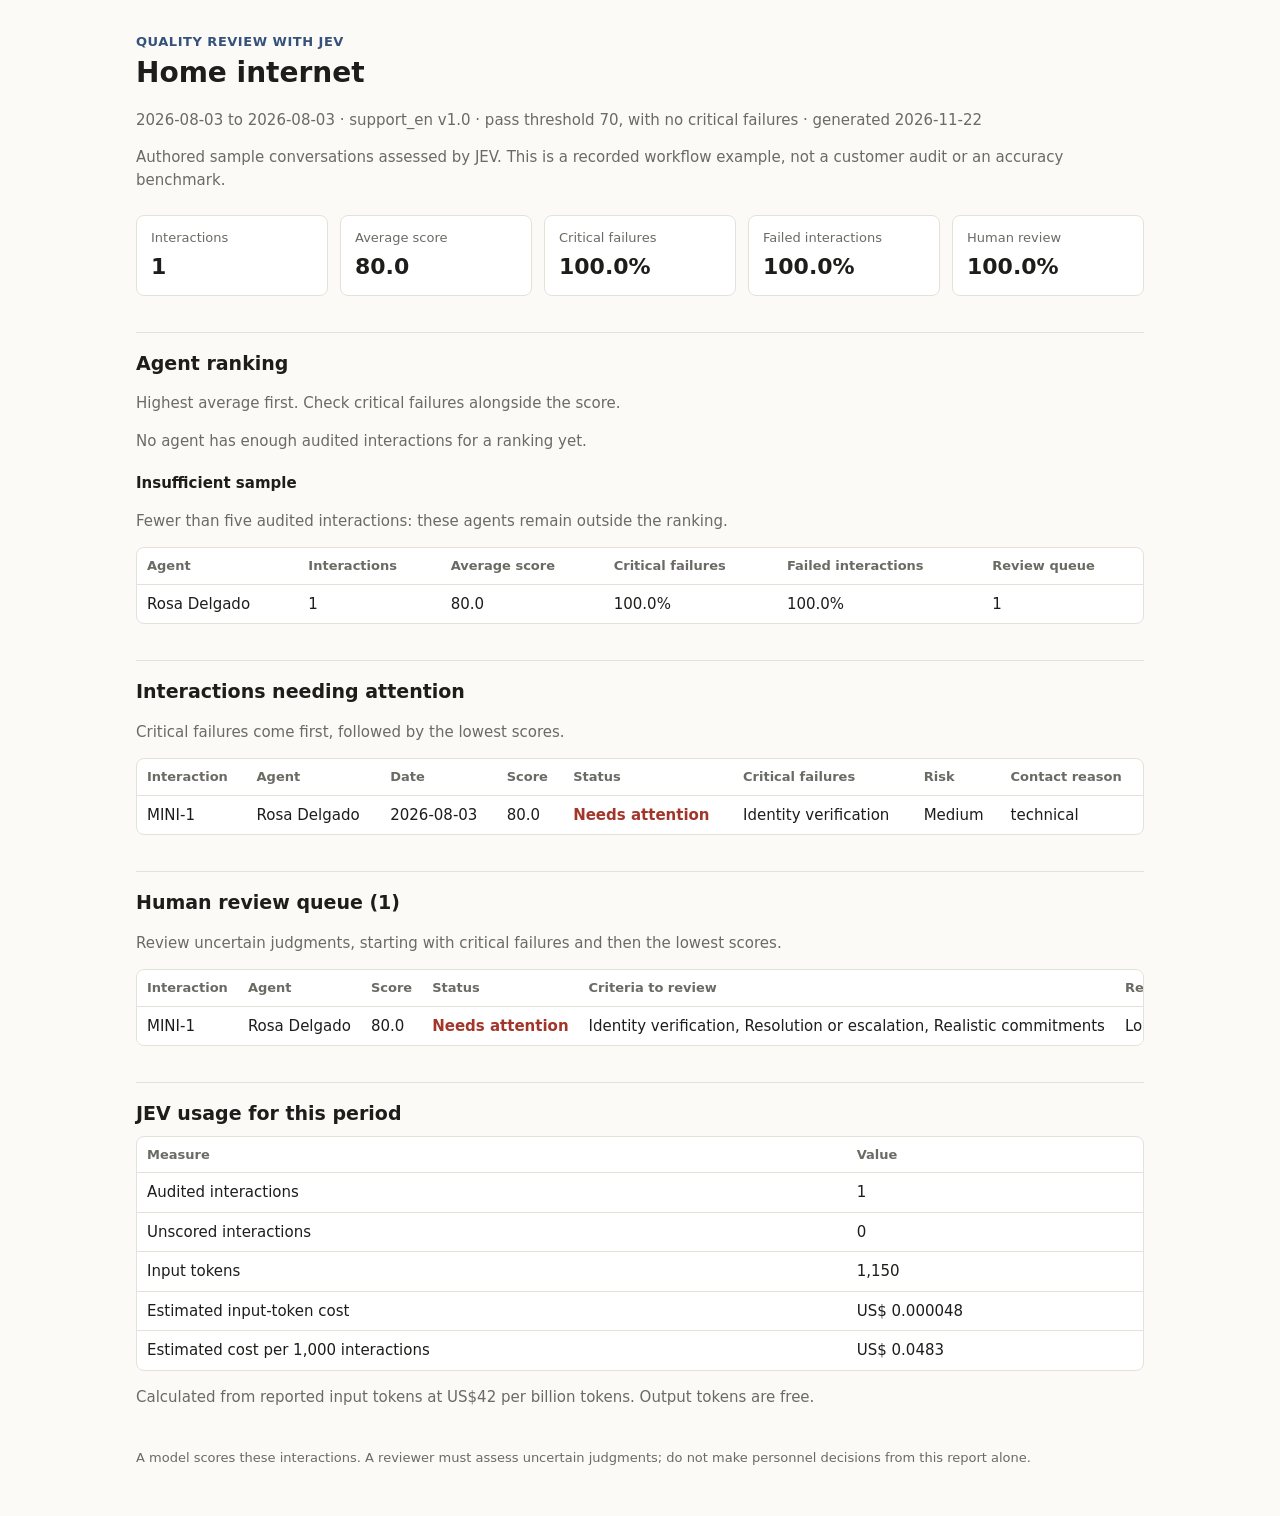
<file: docs/examples/live-english/informe_Home_internet.html>
<!DOCTYPE html>
<html lang="en"><head><meta charset="utf-8"><meta name="viewport" content="width=device-width, initial-scale=1">
<title>Quality review · Home internet</title><style>
:root{--fondo:#fbfaf7;--texto:#1d1d1b;--suave:#6b6a64;--linea:#e4e1d8;--caja:#fff;--bien:#2f6f4f;--mal:#a3362a;--acento:#35527a}
@media (prefers-color-scheme:dark){:root{--fondo:#17181a;--texto:#ecebe6;--suave:#a19f97;--linea:#33342f;--caja:#1f2023;--bien:#7cc49c;--mal:#ef8a7c;--acento:#9db8e0}}
*{box-sizing:border-box}
body{margin:0;background:var(--fondo);color:var(--texto);font:15px/1.5 system-ui,-apple-system,"Segoe UI",Roboto,sans-serif}
main{max-width:1040px;margin:0 auto;padding:32px 16px 48px}
h1{font-size:28px;margin:0 0 4px}
h2{font-size:19px;margin:36px 0 8px;padding-top:16px;border-top:1px solid var(--linea)}
h3{font-size:15px;margin:20px 0 6px}
.sobre{margin:0;color:var(--acento);font-size:13px;font-weight:600;letter-spacing:.04em;text-transform:uppercase}
.meta,.vacio,footer,section>p{color:var(--suave)}
.resumen{display:grid;grid-template-columns:repeat(auto-fit,minmax(150px,1fr));gap:12px;margin:24px 0 0}
.resumen div{background:var(--caja);border:1px solid var(--linea);border-radius:8px;padding:12px 14px}
.resumen dt{color:var(--suave);font-size:13px}
.resumen dd{margin:2px 0 0;font-size:22px;font-weight:600;font-variant-numeric:tabular-nums}
.tabla{overflow-x:auto;border:1px solid var(--linea);border-radius:8px;background:var(--caja)}
table{border-collapse:collapse;width:100%;font-variant-numeric:tabular-nums}
th,td{padding:8px 10px;text-align:left;border-bottom:1px solid var(--linea);white-space:nowrap}
th{font-size:13px;color:var(--suave);font-weight:600}
tr:last-child td{border-bottom:0}
.estado{font-weight:600}.estado.bien{color:var(--bien)}.estado.mal{color:var(--mal)}
footer{margin-top:40px;font-size:13px}
</style></head><body><main>
<header><p class="sobre">Quality review with JEV</p><h1>Home internet</h1>
<p class="meta">2026-08-03 to 2026-08-03 · support_en v1.0 · pass threshold 70, with no critical failures · generated 2026-11-22</p></header>
<p class="meta">Authored sample conversations assessed by JEV. This is a recorded workflow example, not a customer audit or an accuracy benchmark.</p>
<dl class="resumen"><div><dt>Interactions</dt><dd>1</dd></div><div><dt>Average score</dt><dd>80.0</dd></div><div><dt>Critical failures</dt><dd>100.0%</dd></div><div><dt>Failed interactions</dt><dd>100.0%</dd></div><div><dt>Human review</dt><dd>100.0%</dd></div></dl><section><h2>Agent ranking</h2><p>Highest average first. Check critical failures alongside the score.</p><p class="vacio">No agent has enough audited interactions for a ranking yet.</p><h3>Insufficient sample</h3><p>Fewer than five audited interactions: these agents remain outside the ranking.</p><div class="tabla"><table><thead><tr><th>Agent</th><th>Interactions</th><th>Average score</th><th>Critical failures</th><th>Failed interactions</th><th>Review queue</th></tr></thead><tbody><tr><td>Rosa Delgado</td><td>1</td><td>80.0</td><td>100.0%</td><td>100.0%</td><td>1</td></tr></tbody></table></div></section><section><h2>Interactions needing attention</h2><p>Critical failures come first, followed by the lowest scores.</p><div class="tabla"><table><thead><tr><th>Interaction</th><th>Agent</th><th>Date</th><th>Score</th><th>Status</th><th>Critical failures</th><th>Risk</th><th>Contact reason</th></tr></thead><tbody><tr><td>MINI-1</td><td>Rosa Delgado</td><td>2026-08-03</td><td>80.0</td><td><span class="estado mal">Needs attention</span></td><td>Identity verification</td><td>Medium</td><td>technical</td></tr></tbody></table></div></section><section><h2>Human review queue (1)</h2><p>Review uncertain judgments, starting with critical failures and then the lowest scores.</p><div class="tabla"><table><thead><tr><th>Interaction</th><th>Agent</th><th>Score</th><th>Status</th><th>Criteria to review</th><th>Review reason</th></tr></thead><tbody><tr><td>MINI-1</td><td>Rosa Delgado</td><td>80.0</td><td><span class="estado mal">Needs attention</span></td><td>Identity verification, Resolution or escalation, Realistic commitments</td><td>Low model confidence, Ambiguous probability</td></tr></tbody></table></div></section><section><h2>JEV usage for this period</h2><div class="tabla"><table><thead><tr><th>Measure</th><th>Value</th></tr></thead><tbody><tr><td>Audited interactions</td><td>1</td></tr><tr><td>Unscored interactions</td><td>0</td></tr><tr><td>Input tokens</td><td>1,150</td></tr><tr><td>Estimated input-token cost</td><td>US$ 0.000048</td></tr><tr><td>Estimated cost per 1,000 interactions</td><td>US$ 0.0483</td></tr></tbody></table></div><p>Calculated from reported input tokens at US$42 per billion tokens. Output tokens are free.</p></section>
<footer>A model scores these interactions. A reviewer must assess uncertain judgments; do not make personnel decisions from this report alone.</footer>
</main></body></html>
</file>
<file: demo/public/base.css>
/* jev-contact-center-qa: product styles; shared workspace behavior is versioned separately. */
* {
  box-sizing: border-box;
}
html {
  color-scheme: light;
  font-family: Arial, Helvetica, sans-serif;
}
body {
  margin: 0;
  background: #fafaf8;
  color: #151515;
}
button,
input,
textarea,
select {
  font: inherit;
}
button,
a,
input,
textarea,
select {
  -webkit-tap-highlight-color: transparent;
}
button {
  cursor: pointer;
  color: inherit;
}
button:disabled {
  cursor: default;
  opacity: 0.45;
}
a {
  color: inherit;
}
button:focus-visible,
a:focus-visible,
input:focus-visible,
textarea:focus-visible,
select:focus-visible {
  outline: 3px solid #3b46ff;
  outline-offset: 4px;
}
button {
  border: 0;
  background: none;
  padding: 0;
}
button[aria-pressed="true"] {
  text-decoration: underline;
  text-underline-offset: 5px;
}
h1,
h2,
h3,
p {
  margin: 0;
}
button,
a {
  touch-action: manipulation;
}
.skip {
  position: fixed;
  top: -80px;
  left: 15px;
  z-index: 100;
  padding: 12px;
  background: white;
  color: black;
}
.skip:focus {
  top: 12px;
}
.mono {
  font-family: Consolas, "Courier New", monospace;
}
.lang {
  display: flex;
  gap: 10px;
  font-size: 11px;
  align-items: center;
}
.lang button {
  min-width: 25px;
  min-height: 28px;
}
.text-button {
  font-size: 12px;
  min-height: 36px;
  text-decoration: underline;
  text-underline-offset: 4px;
}
.solid {
  padding: 13px 20px;
  background: #171717;
  color: #fff;
  font-size: 12px;
  border: 1px solid #171717;
}
.solid:hover {
  background: #373737;
}
.solid:focus-visible {
  outline-offset: 3px;
}
#notice {
  position: fixed;
  right: 20px;
  bottom: 20px;
  z-index: 40;
  background: #141414;
  color: white;
  font-size: 13px;
  padding: 0;
  max-width: calc(100vw - 40px);
}
#notice:not(:empty) {
  padding: 14px 20px;
  box-shadow: 0 3px 20px #0003;
}
dialog {
  border: 1px solid #202020;
  padding: 0;
  max-width: min(1050px, 94vw);
  width: 100%;
  max-height: 90vh;
  background: #fafaf8;
  color: #111;
}
dialog::backdrop {
  background: #000a;
}
dialog .dialog-head {
  padding: 16px 20px;
  display: flex;
  justify-content: space-between;
  align-items: center;
  border-bottom: 1px solid #999;
  gap: 20px;
}
dialog .dialog-head button {
  padding: 8px 12px;
  border: 1px solid #777;
}
dialog .dialog-body {
  padding: 26px;
  font:
    16px/1.6 Georgia,
    serif;
  max-height: 70vh;
  overflow: auto;
}
dialog pre {
  white-space: pre-wrap;
  overflow-wrap: anywhere;
  font:
    13px/1.6 Consolas,
    monospace;
}
dialog iframe {
  width: 100%;
  height: 60vh;
  border: 0;
  background: white;
}
dialog img {
  display: block;
  max-width: 100%;
  height: auto;
  margin: auto;
}
dialog h2 {
  font:
    27px/1.15 Georgia,
    serif;
  margin-bottom: 18px;
}
.review-footer {
  display: flex;
  justify-content: space-between;
  align-items: center;
  gap: 20px;
  border-top: 1px solid #222;
  padding: 12px 22px;
  font-size: 10px;
}
.empty {
  padding: 50px 20px;
  font:
    22px Georgia,
    serif;
}
@media (max-width: 700px) {
  .review-footer {
    padding: 12px 18px;
    align-items: flex-start;
    line-height: 1.4;
  }
}
@media (prefers-reduced-motion: reduce) {
  *,
  *::before,
  *::after {
    scroll-behavior: auto !important;
    animation: none !important;
    transition: none !important;
  }
}
</file>
<file: demo/public/products.css>
/* jev-contact-center-qa: product styles; shared workspace behavior is versioned separately. */
.jev-shell {
  background: #fff;
  min-height: 100vh;
}
.jev-header {
  display: flex;
  align-items: center;
  justify-content: space-between;
  gap: 30px;
  background: #1c12ff;
  color: #fff;
  padding: 21px 26px;
  min-height: 68px;
}
.jev-brand {
  font-size: 18px;
  font-weight: 700;
  text-decoration: none;
  letter-spacing: -0.5px;
}
.jev-brand span {
  padding: 0 12px;
  font-weight: 400;
}
.jev-collection {
  font:
    11px Consolas,
    monospace;
}
.jev-header .lang button:focus-visible {
  outline-color: #dfff00;
}
.jev-filters {
  display: flex;
  gap: 30px;
  align-items: center;
  flex-wrap: wrap;
  padding: 15px 26px;
  border-bottom: 1px solid #171717;
  font:
    12px Consolas,
    monospace;
}
.jev-filters button {
  min-height: 24px;
}
.jev-filters button span {
  display: inline-block;
  width: 23px;
}
.jev-filters button[aria-pressed="true"] {
  text-decoration: none;
  color: #1c12ff;
}
.jev-scope {
  display: flex;
  justify-content: space-between;
  gap: 20px;
  padding: 13px 26px;
  font-size: 10px;
  color: #545454;
}
.jev-case {
  border-top: 1px solid #171717;
}
.jev-case-heading {
  display: grid;
  grid-template-columns: 180px 1fr 190px;
  align-items: center;
  width: 100%;
  padding: 18px 26px;
  text-align: left;
  gap: 22px;
  min-height: 87px;
}
.jev-meta {
  display: flex;
  flex-direction: column;
  gap: 4px;
  font:
    10px/1.25 Consolas,
    monospace;
}
.jev-agent {
  font-size: 42px;
  letter-spacing: -1.7px;
  font-weight: 600;
}
.jev-case-state {
  display: flex;
  align-items: center;
  justify-content: space-between;
  font:
    11px Consolas,
    monospace;
  gap: 15px;
}
.case-toggle {
  font:
    28px Arial,
    sans-serif;
}
.jev-case-heading:hover {
  background: #f2f1ff;
}
.jev-case.selected .jev-case-heading {
  background: #f2f1ff;
}
.jev-case.selected .jev-agent {
  color: #1c12ff;
}
.jev-case-body {
  display: grid;
  grid-template-columns: minmax(0, 1.7fr) minmax(280px, 0.9fr);
  border-top: 1px solid #c6c6cc;
  margin-left: 228px;
  margin-right: 26px;
}
.jev-conversation {
  padding: 24px 35px 20px 0;
  min-width: 0;
}
.jev-quote {
  font-size: clamp(24px, 2.6vw, 38px);
  line-height: 1.1;
  letter-spacing: -1px;
  font-weight: 600;
  max-width: 700px;
  margin-bottom: 24px;
}
.jev-transcript {
  max-height: 205px;
  overflow: auto;
  padding-right: 14px;
}
.jev-transcript p {
  display: grid;
  grid-template-columns: 90px 1fr;
  gap: 12px;
  padding: 10px 0;
  border-top: 1px solid #ddd;
  font-size: 13px;
  line-height: 1.4;
}
.jev-transcript .mono {
  font-size: 9px;
  color: #666;
  padding-top: 3px;
}
.jev-scorecard {
  border-left: 1px solid #c6c6cc;
  padding: 22px 0 20px 28px;
}
.jev-scorecard h2 {
  font-size: 18px;
  font-weight: 600;
  letter-spacing: -0.4px;
}
.scorecard-note {
  font-size: 11px;
  line-height: 1.4;
  margin: 7px 0 16px;
  color: #555;
}
.jev-rating {
  display: flex;
  justify-content: space-between;
  gap: 12px;
  align-items: center;
  border-top: 1px solid #ccc;
  padding: 10px 0;
  font-size: 12px;
}
.jev-rating select {
  max-width: 135px;
  width: 100%;
  font-size: 11px;
  background: white;
  border: 1px solid #aaa;
  border-radius: 0;
  padding: 7px 4px;
  color: #333;
}
.jev-note-label {
  display: block;
  font-size: 11px;
  margin: 15px 0 9px;
}
.jev-scorecard textarea {
  width: 100%;
  height: 57px;
  resize: vertical;
  border: 1px solid #999;
  background: #fff;
  padding: 9px;
  font-size: 12px;
  line-height: 1.3;
}
.jev-save {
  width: 100%;
  padding: 12px;
  margin-top: 10px;
  background: #1c12ff;
  color: white;
  text-align: left;
  font-size: 12px;
}
.jev-save:hover {
  background: #1610bd;
}
.jev-shell .review-footer {
  margin-top: 0;
  border-top: 1px solid;
}
@media (max-width: 1100px) {
  .jev-case-heading {
    grid-template-columns: 140px 1fr 145px;
  }
  .jev-case-body {
    margin-left: 188px;
    grid-template-columns: minmax(0, 1fr) 270px;
  }
  .jev-agent {
    font-size: 34px;
  }
  .jev-conversation {
    padding-right: 24px;
  }
  .jev-scorecard {
    padding-left: 22px;
  }
  .jev-transcript p {
    grid-template-columns: 65px 1fr;
  }
}
@media (max-width: 760px) {
  .jev-header {
    padding: 16px 18px;
    gap: 10px;
    min-height: 58px;
  }
  .jev-brand {
    font-size: 15px;
  }
  .jev-brand span {
    padding: 0 5px;
  }
  .jev-collection {
    display: none;
  }
  .jev-filters {
    padding: 10px 18px;
    gap: 5px 20px;
    font-size: 11px;
  }
  .jev-scope {
    padding: 12px 18px;
    display: block;
    font-size: 9px;
  }
  .jev-scope span:last-child {
    display: none;
  }
  .jev-case-heading {
    grid-template-columns: 75px 1fr 28px;
    gap: 10px;
    padding: 16px 18px;
    min-height: 82px;
  }
  .jev-meta {
    font-size: 8px;
    gap: 4px;
  }
  .jev-meta span:nth-child(2) {
    display: none;
  }
  .jev-agent {
    font-size: 28px;
    letter-spacing: -1px;
  }
  .jev-case-state {
    font-size: 0;
  }
  .case-toggle {
    font-size: 25px;
  }
  .jev-case-body {
    margin: 0 18px;
    display: flex;
    flex-direction: column;
  }
  .jev-conversation {
    padding: 22px 0;
  }
  .jev-quote {
    font-size: 29px;
    line-height: 1.1;
    letter-spacing: -1px;
    margin-bottom: 20px;
  }
  .jev-transcript {
    max-height: 170px;
  }
  .jev-transcript p {
    grid-template-columns: 72px 1fr;
    font-size: 13px;
  }
  .jev-scorecard {
    border-left: 0;
    border-top: 1px solid;
    padding: 20px 0;
  }
  .jev-scorecard h2 {
    font-size: 18px;
  }
  .jev-scorecard textarea {
    height: 65px;
  }
  .jev-rating select {
    max-width: 150px;
  }
}

@media (min-width: 761px) {
  .jev-case-heading {
    min-height: 77px;
    padding-top: 13px;
    padding-bottom: 13px;
  }
  .jev-scorecard {
    padding-top: 18px;
    padding-bottom: 15px;
  }
  .jev-rating {
    padding-top: 8px;
    padding-bottom: 8px;
  }
  .jev-note-label {
    margin-top: 12px;
  }
}
</file>
<file: demo/public/ui.css>
/* jev-contact-center-qa: product styles; shared workspace behavior is versioned separately. */
button[disabled] {
  opacity: 0.42;
  cursor: not-allowed;
}
button:not(:disabled):active {
  transform: translateY(1px);
}
input,
select,
textarea {
  color: inherit;
}
button,
select,
input[type="checkbox"] {
  min-height: 32px;
}
input,
select,
textarea {
  border-radius: 0;
}
.action-row {
  display: flex;
  align-items: center;
  flex-wrap: wrap;
  gap: 16px;
}
.action-row button {
  min-height: 40px;
}
.access-button {
  font:
    11px Arial,
    sans-serif;
  text-decoration: underline;
  text-underline-offset: 4px;
  white-space: nowrap;
  min-height: 38px;
}
.work-tabs {
  display: flex;
  gap: 0;
  padding: 0 32px;
  border-top: 1px solid #222;
  border-bottom: 1px solid #222;
  background: #f8f8f4;
}
.work-tabs button {
  padding: 14px 24px 14px 0;
  margin-right: 28px;
  font-size: 12px;
  text-align: left;
}
.work-tabs button[aria-current="page"] {
  text-decoration: underline;
  text-underline-offset: 7px;
}
.work-tabs button:hover {
  color: #465b25;
}
.jev-shell .work-tabs {
  background: #fff;
  padding-left: 26px;
}
.jev-shell .work-tabs button:hover {
  color: #1c12ff;
}
.jev-tools {
  display: flex;
  align-items: end;
  gap: 25px;
  padding: 12px 26px;
  border-bottom: 1px solid #ddd;
}
.jev-tools label {
  display: flex;
  flex-direction: column;
  gap: 6px;
  font-size: 10px;
}
.jev-tools input,
.jev-tools select {
  font-size: 12px;
  border: 1px solid #aaa;
  background: #fff;
  padding: 7px;
}
.jev-tools input {
  width: 250px;
}
.jev-tools .text-button {
  margin-left: auto;
}
.transcript-link {
  margin-top: 15px;
  font-size: 11px;
}
.jev-scorecard > .text-button {
  margin-top: 10px;
  font-size: 11px;
  display: block;
}
.review-report {
  padding: 30px 26px 50px;
}
.review-report h1 {
  font-size: 38px;
  letter-spacing: -1.4px;
  margin-bottom: 10px;
}
.review-report > p {
  font-size: 14px;
  margin-bottom: 25px;
  max-width: 600px;
  line-height: 1.5;
}
.table-scroll {
  overflow: auto;
}
.review-report table {
  width: 100%;
  border-collapse: collapse;
  font-size: 12px;
  line-height: 1.5;
}
.review-report th,
.review-report td {
  padding: 15px 14px;
  text-align: left;
  border-top: 1px solid #bbb;
  vertical-align: top;
}
.review-report thead {
  background: #f2f1ff;
}
.review-report caption {
  text-align: left;
  font-size: 11px;
  margin-bottom: 12px;
}
.review-report td:last-child {
  min-width: 180px;
}
.review-report th button {
  color: #1c12ff;
}
.empty h2 {
  font-size: 25px;
  margin-bottom: 10px;
}
.empty p {
  font-size: 15px;
  line-height: 1.5;
}
.empty button {
  margin-top: 18px;
}
.dialog-head h2 {
  font:
    20px/1.2 Georgia,
    serif;
  margin: 0;
}
.dialog-body .action-row {
  margin-top: 20px;
}
.dialog-body > p + p {
  margin-top: 15px;
}
#auth-message {
  font:
    14px/1.5 Arial,
    sans-serif;
  color: #363e28;
  margin-top: 20px;
}
#notice.error {
  background: #7b2424;
  color: #fff;
}
.workspace-status {
  font-weight: 700;
}
.workspace-recovery {
  margin-top: 25px;
  padding-top: 20px;
  border-top: 1px solid #bbb;
}
.workspace-recovery h3 {
  font:
    22px Georgia,
    serif;
}
.workspace-recovery p {
  font:
    14px/1.5 Arial,
    sans-serif;
  margin: 10px 0;
}
.restore-file {
  font:
    12px Arial,
    sans-serif;
  display: flex;
  flex-direction: column;
  gap: 8px;
}
.restore-file input {
  font-size: 12px;
  max-width: 280px;
}
.workspace-recovery [role="status"] {
  color: #723333;
}
.jev-tools label:nth-child(2) {
  min-width: 175px;
}
@media (max-width: 700px) {
  .jev-tools label:nth-child(2) {
    min-width: 150px;
  }
  .jev-tools .text-button {
    flex-basis: 100%;
    text-align: left;
  }
}
@media (max-width: 1050px) {
  .jev-case-body {
    margin-left: 26px;
  }
  .jev-case-heading {
    grid-template-columns: 140px 1fr 150px;
  }
  .jev-agent {
    font-size: 36px;
  }
}
@media (max-width: 700px) {
  button,
  select {
    min-height: 40px;
  }
  .access-button {
    font-size: 10px;
  }
  .work-tabs {
    padding: 0 20px;
    justify-content: space-between;
  }
  .work-tabs button {
    margin: 0;
    padding: 14px 10px 14px 0;
    font-size: 11px;
  }
  .jev-header {
    gap: 12px;
  }
  .jev-brand {
    font-size: 16px;
  }
  .jev-brand span {
    padding: 0 5px;
  }
  .jev-collection {
    display: none;
  }
  .jev-shell .work-tabs {
    padding-left: 20px;
  }
  .jev-tools {
    padding: 12px 20px;
    flex-wrap: wrap;
    gap: 12px;
  }
  .jev-tools label:first-child {
    flex: 1;
    min-width: 170px;
  }
  .jev-tools input {
    width: 100%;
  }
  .jev-tools label:nth-child(2) {
    flex: 1;
  }
  .jev-tools select {
    width: 100%;
    font-size: 12px;
  }
  .jev-tools .text-button {
    margin-left: 0;
    font-size: 11px;
  }
  .jev-filters {
    gap: 8px 20px;
    padding: 10px 20px;
  }
  .jev-case-heading {
    grid-template-columns: 1fr auto;
    gap: 15px;
    padding: 18px 20px;
  }
  .jev-meta {
    grid-column: 1/-1;
    display: flex;
    flex-direction: row;
    justify-content: space-between;
  }
  .jev-agent {
    font-size: 30px;
    letter-spacing: -1px;
  }
  .jev-case-state {
    font-size: 10px;
    width: 115px;
  }
  .jev-case-body {
    display: block;
    margin: 0 20px;
  }
  .jev-conversation {
    padding: 20px 0;
  }
  .jev-scorecard {
    border-left: 0;
    border-top: 1px solid #bbb;
    padding: 22px 0;
  }
  .jev-transcript {
    max-height: 230px;
  }
  .jev-rating select {
    max-width: 180px;
  }
  .review-report {
    padding: 25px 20px;
  }
  .review-report h1 {
    font-size: 32px;
  }
  dialog .dialog-body {
    padding: 20px;
  }
}
</file>
